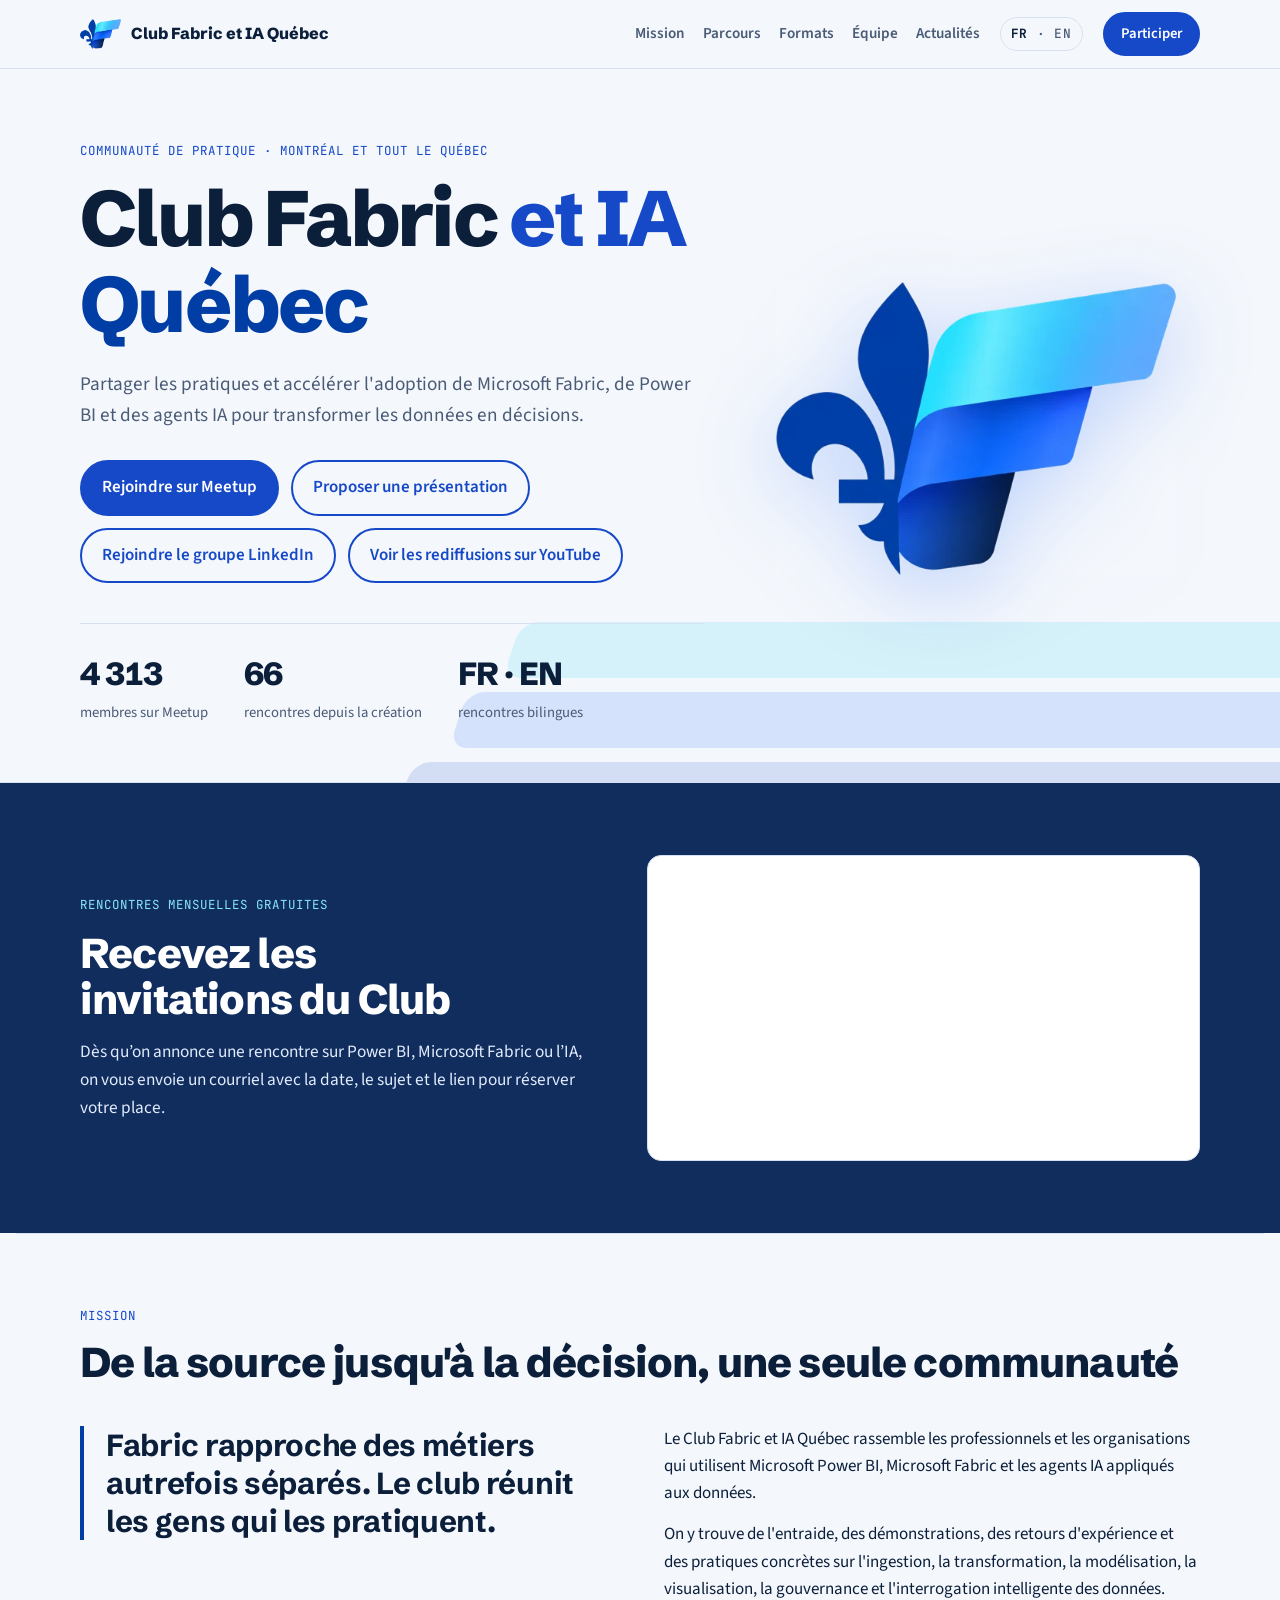
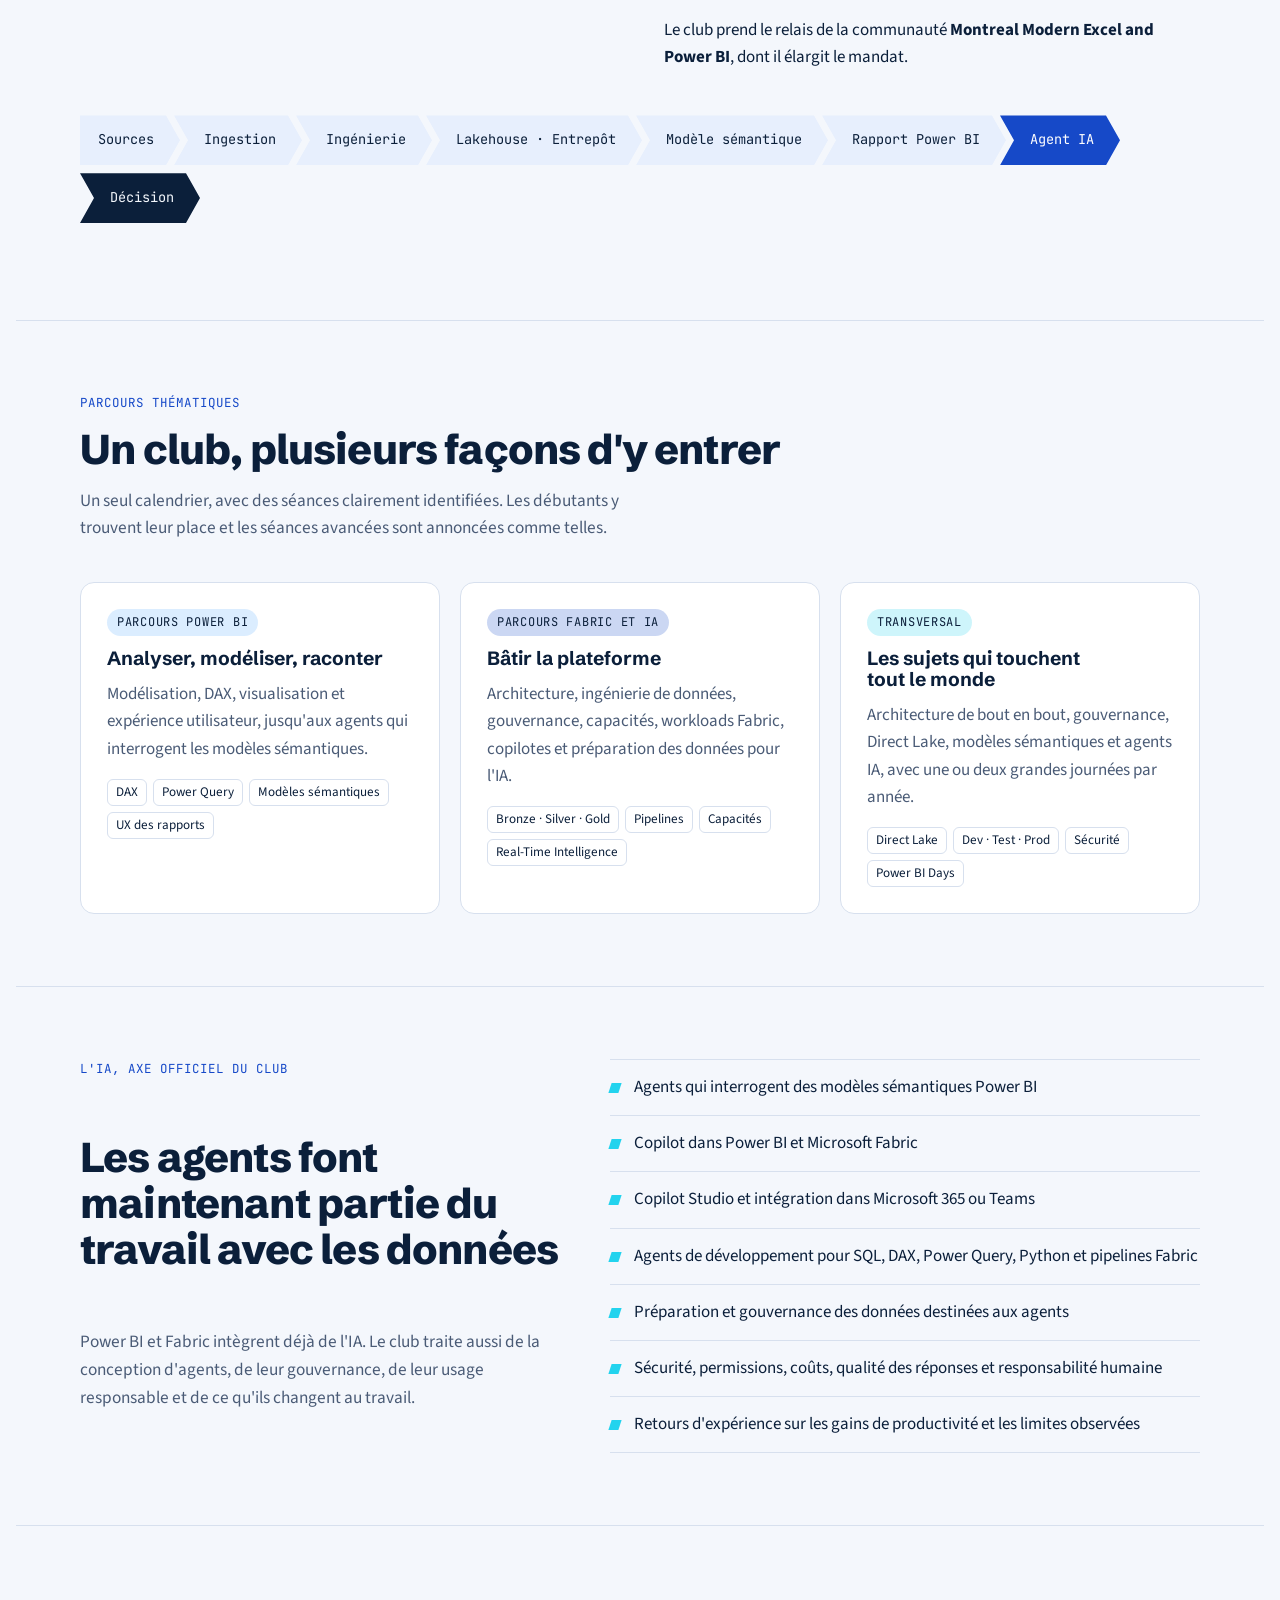
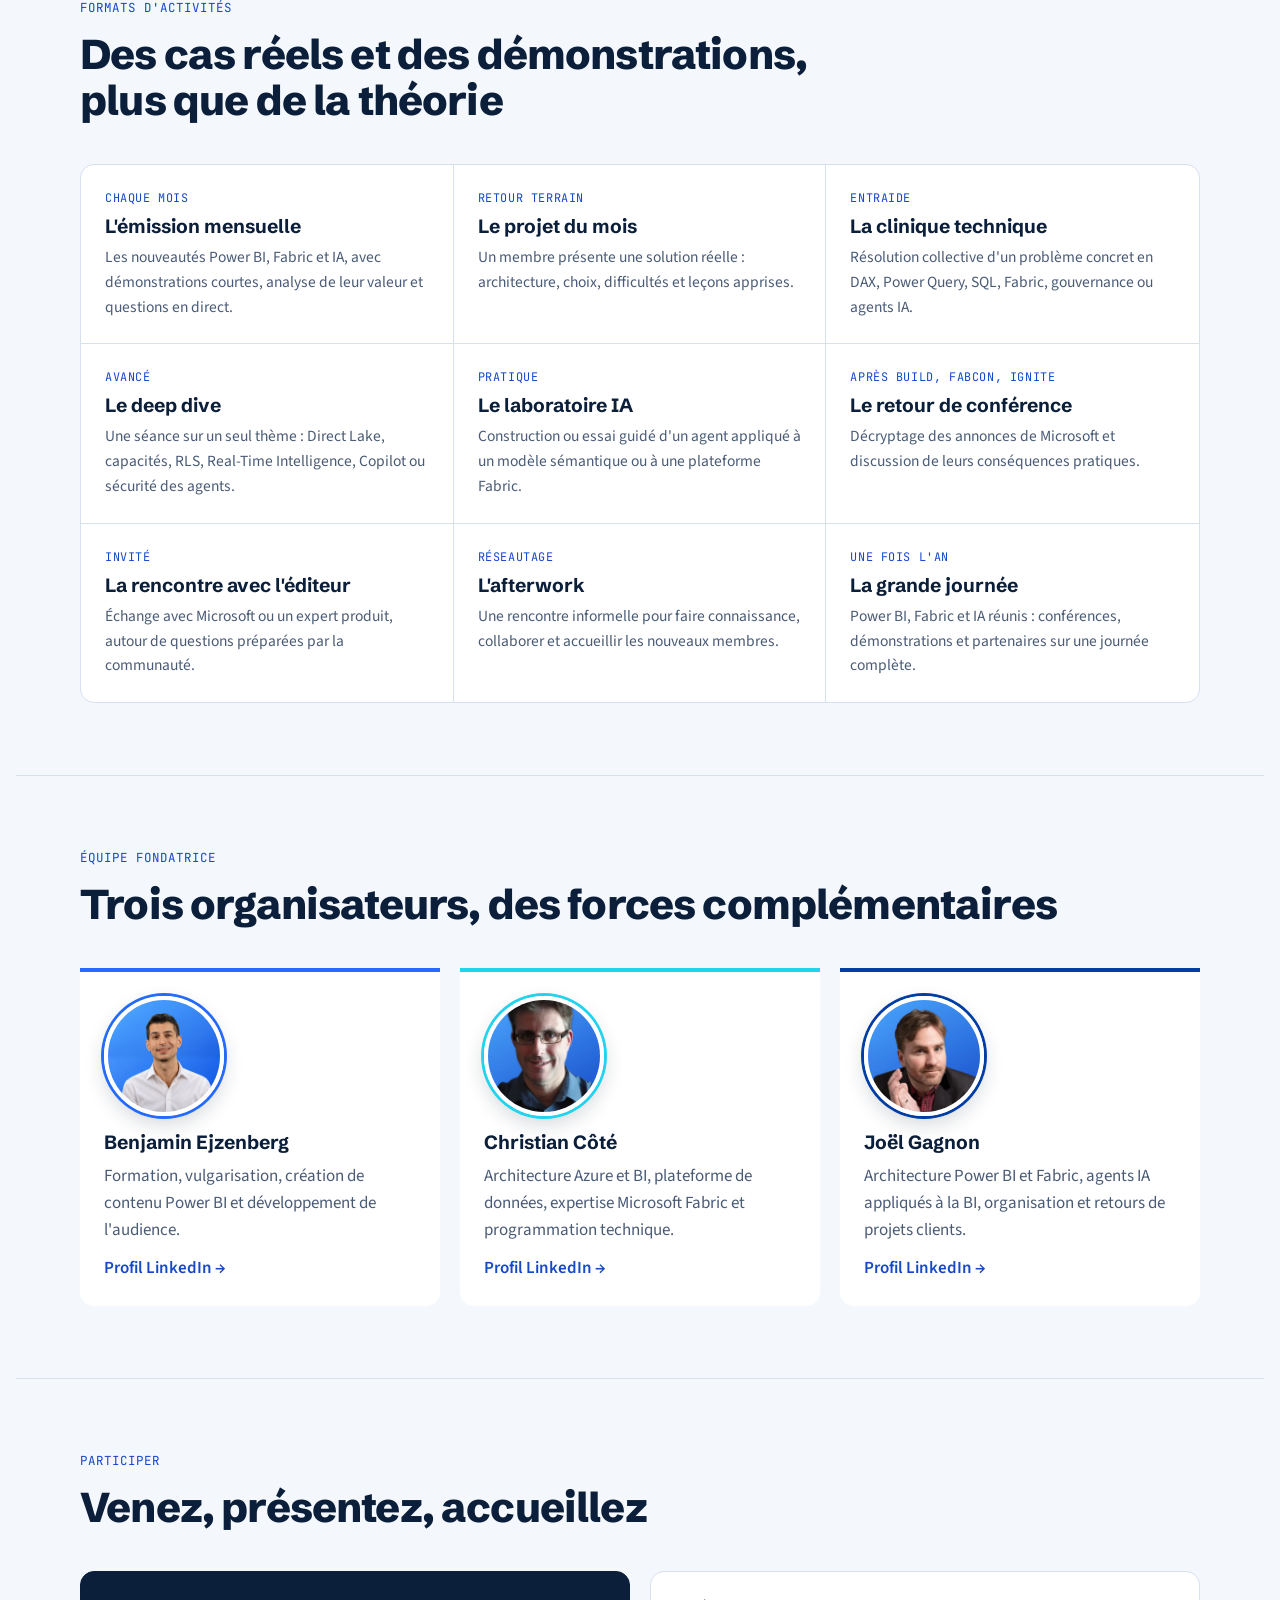
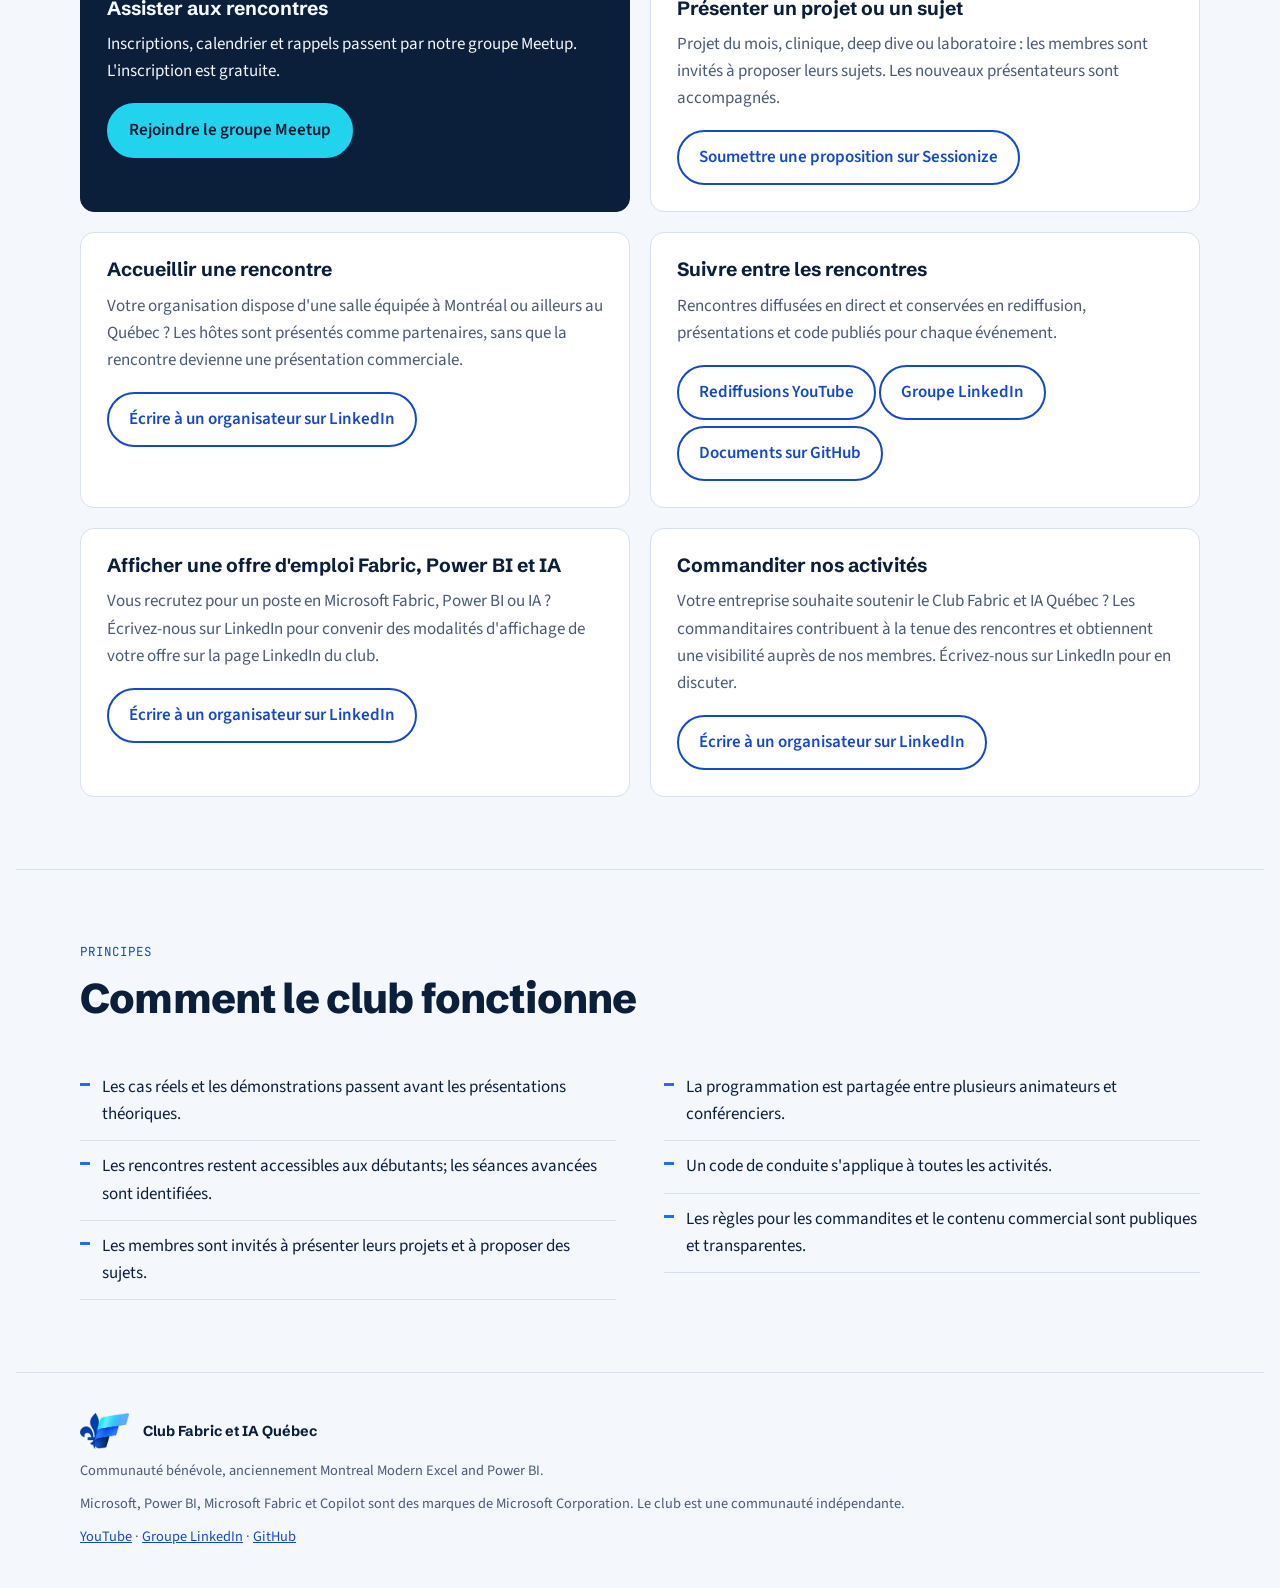
<file: index.html>
<!doctype html>
<html lang="fr">
<head>
<meta charset="utf-8">
<meta name="viewport" content="width=device-width, initial-scale=1, viewport-fit=cover">
<title>Club Fabric et IA Québec</title>
<link rel="alternate" hreflang="fr" href="index.html">
<link rel="alternate" hreflang="en" href="en.html">
<link rel="stylesheet" href="styles.css">
<script src="https://tally.so/widgets/embed.js" defer></script>
<meta name="description" content="Communauté de pratique québécoise autour de Power BI, Microsoft Fabric et des agents IA.">
<link rel="preconnect" href="https://fonts.googleapis.com">
<link rel="preconnect" href="https://fonts.gstatic.com" crossorigin>
<link rel="stylesheet" href="https://fonts.googleapis.com/css2?family=Schibsted+Grotesk:wght@500;700;800&family=Source+Sans+3:wght@400;600&family=JetBrains+Mono:wght@500&display=swap">
</head>
<body>


<nav class="nav" aria-label="Navigation principale">
  <div class="wrap">
    <a class="brand" href="#top"><img src="logo.webp" alt=""><span>Club Fabric et IA Québec</span></a>
    <ul>
      <li><a href="#mission">Mission</a></li>
      <li><a href="#parcours">Parcours</a></li>
      <li><a href="#formats">Formats</a></li>
      <li><a href="#equipe">Équipe</a></li>
      <li><a href="#actualites">Actualités</a></li>
    </ul>
    <a class="lang" href="en.html" hreflang="en" lang="en" aria-label="English version"><b>FR</b> · EN</a>
    <a class="btn btn-primary" href="#participer">Participer</a>
  </div>
</nav>

<header class="hero" id="top">
  <div class="ribbons" aria-hidden="true"><span></span><span></span><span></span></div>
  <div class="wrap">
    <div>
      <p class="eyebrow">Communauté de pratique · Montréal et tout le Québec</p>
      <h1 style="margin-top:14px">Club Fabric <span class="ia">et IA</span><span class="qc">Québec</span></h1>
      <p class="lede">Partager les pratiques et accélérer l'adoption de Microsoft Fabric, de Power BI et des agents IA pour transformer les données en décisions.</p>
      <div class="ctas">
        <a class="btn btn-primary" href="https://www.meetup.com/fr-FR/pugmontreal" target="_blank" rel="noopener">Rejoindre sur Meetup</a>
        <a class="btn btn-ghost" href="https://sessionize.com/Fabric_AI_Quebec" target="_blank" rel="noopener">Proposer une présentation</a>
        <a class="btn btn-ghost" href="https://www.linkedin.com/groups/40972290/" target="_blank" rel="noopener">Rejoindre le groupe LinkedIn</a>
        <a class="btn btn-ghost" href="https://www.youtube.com/@clubfabriciaquebec" target="_blank" rel="noopener">Voir les rediffusions sur YouTube</a>
      </div>
      <div class="stats">
        <div class="stat"><b>4&nbsp;313</b><span>membres sur Meetup</span></div>
        <div class="stat"><b>66</b><span>rencontres depuis la création</span></div>
        <div class="stat"><b>FR · EN</b><span>rencontres bilingues</span></div>
      </div>
    </div>
    <div class="hero-logo"><img src="logo.webp" alt="Emblème du Club Fabric et IA Québec : une demi-fleur de lys bleue jointe à un F formé de rubans bleus et cyan"></div>
  </div>
</header>

<main>
<section id="actualites" class="updates" aria-labelledby="titre-actualites">
  <div class="wrap updates-layout">
    <div class="updates-copy">
      <p class="eyebrow">Rencontres mensuelles gratuites</p>
      <h2 id="titre-actualites">Recevez les invitations du Club</h2>
      <p class="lede">Dès qu’on annonce une rencontre sur Power BI, Microsoft Fabric ou l’IA, on vous envoie un courriel avec la date, le sujet et le lien pour réserver votre place.</p>
    </div>
    <div class="updates-form">
      <iframe src="https://tally.so/embed/X5006d?alignLeft=1&amp;hideTitle=1&amp;dynamicHeight=1" loading="lazy"
        title="S’inscrire aux annonces du Club Fabric et IA Québec"></iframe>
    </div>
  </div>
</section>

<section id="mission">
  <div class="wrap">
    <div class="sec-head">
      <p class="eyebrow">Mission</p>
      <h2>De la source jusqu'à la décision, une seule communauté</h2>
    </div>
    <div class="mission">
      <blockquote>Fabric rapproche des métiers autrefois séparés. Le club réunit les gens qui les pratiquent.</blockquote>
      <div>
        <p>Le Club Fabric et IA Québec rassemble les professionnels et les organisations qui utilisent Microsoft Power BI, Microsoft Fabric et les agents IA appliqués aux données.</p>
        <p>On y trouve de l'entraide, des démonstrations, des retours d'expérience et des pratiques concrètes sur l'ingestion, la transformation, la modélisation, la visualisation, la gouvernance et l'interrogation intelligente des données.</p>
        <p>Le club prend le relais de la communauté <strong>Montreal Modern Excel and Power BI</strong>, dont il élargit le mandat.</p>
      </div>
    </div>
    <ol class="flow" aria-label="Le continuum couvert par le club" style="margin-top:44px">
      <li>Sources</li><li>Ingestion</li><li>Ingénierie</li><li>Lakehouse · Entrepôt</li><li>Modèle sémantique</li><li>Rapport Power BI</li><li class="ai">Agent IA</li><li class="dec">Décision</li>
    </ol>
  </div>
</section>

<section id="parcours">
  <div class="wrap">
    <div class="sec-head">
      <p class="eyebrow">Parcours thématiques</p>
      <h2>Un club, plusieurs façons d'y entrer</h2>
      <p class="lede">Un seul calendrier, avec des séances clairement identifiées. Les débutants y trouvent leur place et les séances avancées sont annoncées comme telles.</p>
    </div>
    <div class="tracks">
      <article class="track t-pbi">
        <span class="tag">Parcours Power BI</span>
        <h3>Analyser, modéliser, raconter</h3>
        <p>Modélisation, DAX, visualisation et expérience utilisateur, jusqu'aux agents qui interrogent les modèles sémantiques.</p>
        <div class="chips"><span>DAX</span><span>Power Query</span><span>Modèles sémantiques</span><span>UX des rapports</span></div>
      </article>
      <article class="track t-fab">
        <span class="tag">Parcours Fabric et IA</span>
        <h3>Bâtir la plateforme</h3>
        <p>Architecture, ingénierie de données, gouvernance, capacités, workloads Fabric, copilotes et préparation des données pour l'IA.</p>
        <div class="chips"><span>Bronze · Silver · Gold</span><span>Pipelines</span><span>Capacités</span><span>Real-Time Intelligence</span></div>
      </article>
      <article class="track t-x">
        <span class="tag">Transversal</span>
        <h3>Les sujets qui touchent tout le monde</h3>
        <p>Architecture de bout en bout, gouvernance, Direct Lake, modèles sémantiques et agents IA, avec une ou deux grandes journées par année.</p>
        <div class="chips"><span>Direct Lake</span><span>Dev · Test · Prod</span><span>Sécurité</span><span>Power BI Days</span></div>
      </article>
    </div>
  </div>
</section>

<section id="ia">
  <div class="wrap ia-grid">
    <div class="sec-head" style="margin-bottom:0">
      <p class="eyebrow">L'IA, axe officiel du club</p>
      <h2>Les agents font maintenant partie du travail avec les données</h2>
      <p class="lede">Power BI et Fabric intègrent déjà de l'IA. Le club traite aussi de la conception d'agents, de leur gouvernance, de leur usage responsable et de ce qu'ils changent au travail.</p>
    </div>
    <ul class="ia-list">
      <li>Agents qui interrogent des modèles sémantiques Power BI</li>
      <li>Copilot dans Power BI et Microsoft Fabric</li>
      <li>Copilot Studio et intégration dans Microsoft 365 ou Teams</li>
      <li>Agents de développement pour SQL, DAX, Power Query, Python et pipelines Fabric</li>
      <li>Préparation et gouvernance des données destinées aux agents</li>
      <li>Sécurité, permissions, coûts, qualité des réponses et responsabilité humaine</li>
      <li>Retours d'expérience sur les gains de productivité et les limites observées</li>
    </ul>
  </div>
</section>

<section id="formats">
  <div class="wrap">
    <div class="sec-head">
      <p class="eyebrow">Formats d'activités</p>
      <h2>Des cas réels et des démonstrations, plus que de la théorie</h2>
    </div>
    <div class="formats">
      <div class="fmt"><span class="when">Chaque mois</span><h3>L'émission mensuelle</h3><p>Les nouveautés Power BI, Fabric et IA, avec démonstrations courtes, analyse de leur valeur et questions en direct.</p></div>
      <div class="fmt"><span class="when">Retour terrain</span><h3>Le projet du mois</h3><p>Un membre présente une solution réelle : architecture, choix, difficultés et leçons apprises.</p></div>
      <div class="fmt"><span class="when">Entraide</span><h3>La clinique technique</h3><p>Résolution collective d'un problème concret en DAX, Power Query, SQL, Fabric, gouvernance ou agents IA.</p></div>
      <div class="fmt"><span class="when">Avancé</span><h3>Le deep dive</h3><p>Une séance sur un seul thème : Direct Lake, capacités, RLS, Real-Time Intelligence, Copilot ou sécurité des agents.</p></div>
      <div class="fmt"><span class="when">Pratique</span><h3>Le laboratoire IA</h3><p>Construction ou essai guidé d'un agent appliqué à un modèle sémantique ou à une plateforme Fabric.</p></div>
      <div class="fmt"><span class="when">Après Build, FabCon, Ignite</span><h3>Le retour de conférence</h3><p>Décryptage des annonces de Microsoft et discussion de leurs conséquences pratiques.</p></div>
      <div class="fmt"><span class="when">Invité</span><h3>La rencontre avec l'éditeur</h3><p>Échange avec Microsoft ou un expert produit, autour de questions préparées par la communauté.</p></div>
      <div class="fmt"><span class="when">Réseautage</span><h3>L'afterwork</h3><p>Une rencontre informelle pour faire connaissance, collaborer et accueillir les nouveaux membres.</p></div>
      <div class="fmt"><span class="when">Une fois l'an</span><h3>La grande journée</h3><p>Power BI, Fabric et IA réunis : conférences, démonstrations et partenaires sur une journée complète.</p></div>
    </div>
  </div>
</section>

<section id="equipe">
  <div class="wrap">
    <div class="sec-head">
      <p class="eyebrow">Équipe fondatrice</p>
      <h2>Trois organisateurs, des forces complémentaires</h2>
    </div>
    <div class="team">
      <article class="person">
        <img class="avatar" src="benjamin.webp" alt="Photo de Benjamin Ejzenberg" width="120" height="120" loading="lazy" decoding="async">
        <h3>Benjamin Ejzenberg</h3>
        <p>Formation, vulgarisation, création de contenu Power BI et développement de l'audience.</p>
        <a href="https://www.linkedin.com/in/benjaminejzenberg/" target="_blank" rel="noopener">Profil LinkedIn →</a>
      </article>
      <article class="person">
        <img class="avatar" src="christian.webp" alt="Photo de Christian Côté" width="120" height="120" loading="lazy" decoding="async">
        <h3>Christian Côté</h3>
        <p>Architecture Azure et BI, plateforme de données, expertise Microsoft Fabric et programmation technique.</p>
        <a href="https://www.linkedin.com/in/ccote/" target="_blank" rel="noopener">Profil LinkedIn →</a>
      </article>
      <article class="person">
        <img class="avatar" src="joel.webp" alt="Photo de Joël Gagnon" width="120" height="120" loading="lazy" decoding="async">
        <h3>Joël Gagnon</h3>
        <p>Architecture Power BI et Fabric, agents IA appliqués à la BI, organisation et retours de projets clients.</p>
        <a href="https://www.linkedin.com/in/joelgagnon/" target="_blank" rel="noopener">Profil LinkedIn →</a>
      </article>
    </div>
  </div>
</section>

<section id="participer">
  <div class="wrap">
    <div class="sec-head">
      <p class="eyebrow">Participer</p>
      <h2>Venez, présentez, accueillez</h2>
    </div>
    <div class="join">
      <article class="card main">
        <h3>Assister aux rencontres</h3>
        <p>Inscriptions, calendrier et rappels passent par notre groupe Meetup. L'inscription est gratuite.</p>
        <a class="btn btn-primary" href="https://www.meetup.com/fr-FR/pugmontreal" target="_blank" rel="noopener">Rejoindre le groupe Meetup</a>
      </article>
      <article class="card">
        <h3>Présenter un projet ou un sujet</h3>
        <p>Projet du mois, clinique, deep dive ou laboratoire : les membres sont invités à proposer leurs sujets. Les nouveaux présentateurs sont accompagnés.</p>
        <a class="btn btn-ghost" href="https://sessionize.com/Fabric_AI_Quebec" target="_blank" rel="noopener">Soumettre une proposition sur Sessionize</a>
      </article>
      <article class="card">
        <h3>Accueillir une rencontre</h3>
        <p>Votre organisation dispose d'une salle équipée à Montréal ou ailleurs au Québec ? Les hôtes sont présentés comme partenaires, sans que la rencontre devienne une présentation commerciale.</p>
        <a class="btn btn-ghost" href="#equipe">Écrire à un organisateur sur LinkedIn</a>
      </article>
      <article class="card">
        <h3>Suivre entre les rencontres</h3>
        <p>Rencontres diffusées en direct et conservées en rediffusion, présentations et code publiés pour chaque événement.</p>
        <div class="links">
          <a class="btn btn-ghost" href="https://www.youtube.com/@clubfabriciaquebec" target="_blank" rel="noopener">Rediffusions YouTube</a>
          <a class="btn btn-ghost" href="https://www.linkedin.com/groups/40972290/" target="_blank" rel="noopener">Groupe LinkedIn</a>
          <a class="btn btn-ghost" href="https://github.com/Fabric-AI-Quebec/Rencontres" target="_blank" rel="noopener">Documents sur GitHub</a>
        </div>
      </article>
      <article class="card">
        <h3>Afficher une offre d'emploi Fabric, Power BI et IA</h3>
        <p>Vous recrutez pour un poste en Microsoft Fabric, Power BI ou IA ? Écrivez-nous sur LinkedIn pour convenir des modalités d'affichage de votre offre sur la page LinkedIn du club.</p>
        <a class="btn btn-ghost" href="#equipe">Écrire à un organisateur sur LinkedIn</a>
      </article>
      <article class="card">
        <h3>Commanditer nos activités</h3>
        <p>Votre entreprise souhaite soutenir le Club Fabric et IA Québec ? Les commanditaires contribuent à la tenue des rencontres et obtiennent une visibilité auprès de nos membres. Écrivez-nous sur LinkedIn pour en discuter.</p>
        <a class="btn btn-ghost" href="#equipe">Écrire à un organisateur sur LinkedIn</a>
      </article>
    </div>
  </div>
</section>

<section id="principes">
  <div class="wrap">
    <div class="sec-head">
      <p class="eyebrow">Principes</p>
      <h2>Comment le club fonctionne</h2>
    </div>
    <ul class="principles">
      <li>Les cas réels et les démonstrations passent avant les présentations théoriques.</li>
      <li>Les rencontres restent accessibles aux débutants; les séances avancées sont identifiées.</li>
      <li>Les membres sont invités à présenter leurs projets et à proposer des sujets.</li>
      <li>La programmation est partagée entre plusieurs animateurs et conférenciers.</li>
      <li>Un code de conduite s'applique à toutes les activités.</li>
      <li>Les règles pour les commandites et le contenu commercial sont publiques et transparentes.</li>
    </ul>
  </div>
</section>
</main>

<footer>
  <div class="wrap">
    <div class="row"><img src="logo.webp" alt=""><strong>Club Fabric et IA Québec</strong></div>
    <p>Communauté bénévole, anciennement Montreal Modern Excel and Power BI.</p>
    <p>Microsoft, Power BI, Microsoft Fabric et Copilot sont des marques de Microsoft Corporation. Le club est une communauté indépendante.</p>
    <p class="social"><a href="https://www.youtube.com/@clubfabriciaquebec" target="_blank" rel="noopener">YouTube</a> · <a href="https://www.linkedin.com/groups/40972290/" target="_blank" rel="noopener">Groupe LinkedIn</a> · <a href="https://github.com/Fabric-AI-Quebec/Rencontres" target="_blank" rel="noopener">GitHub</a></p>
  </div>
</footer>
</body>
</html>
</file>
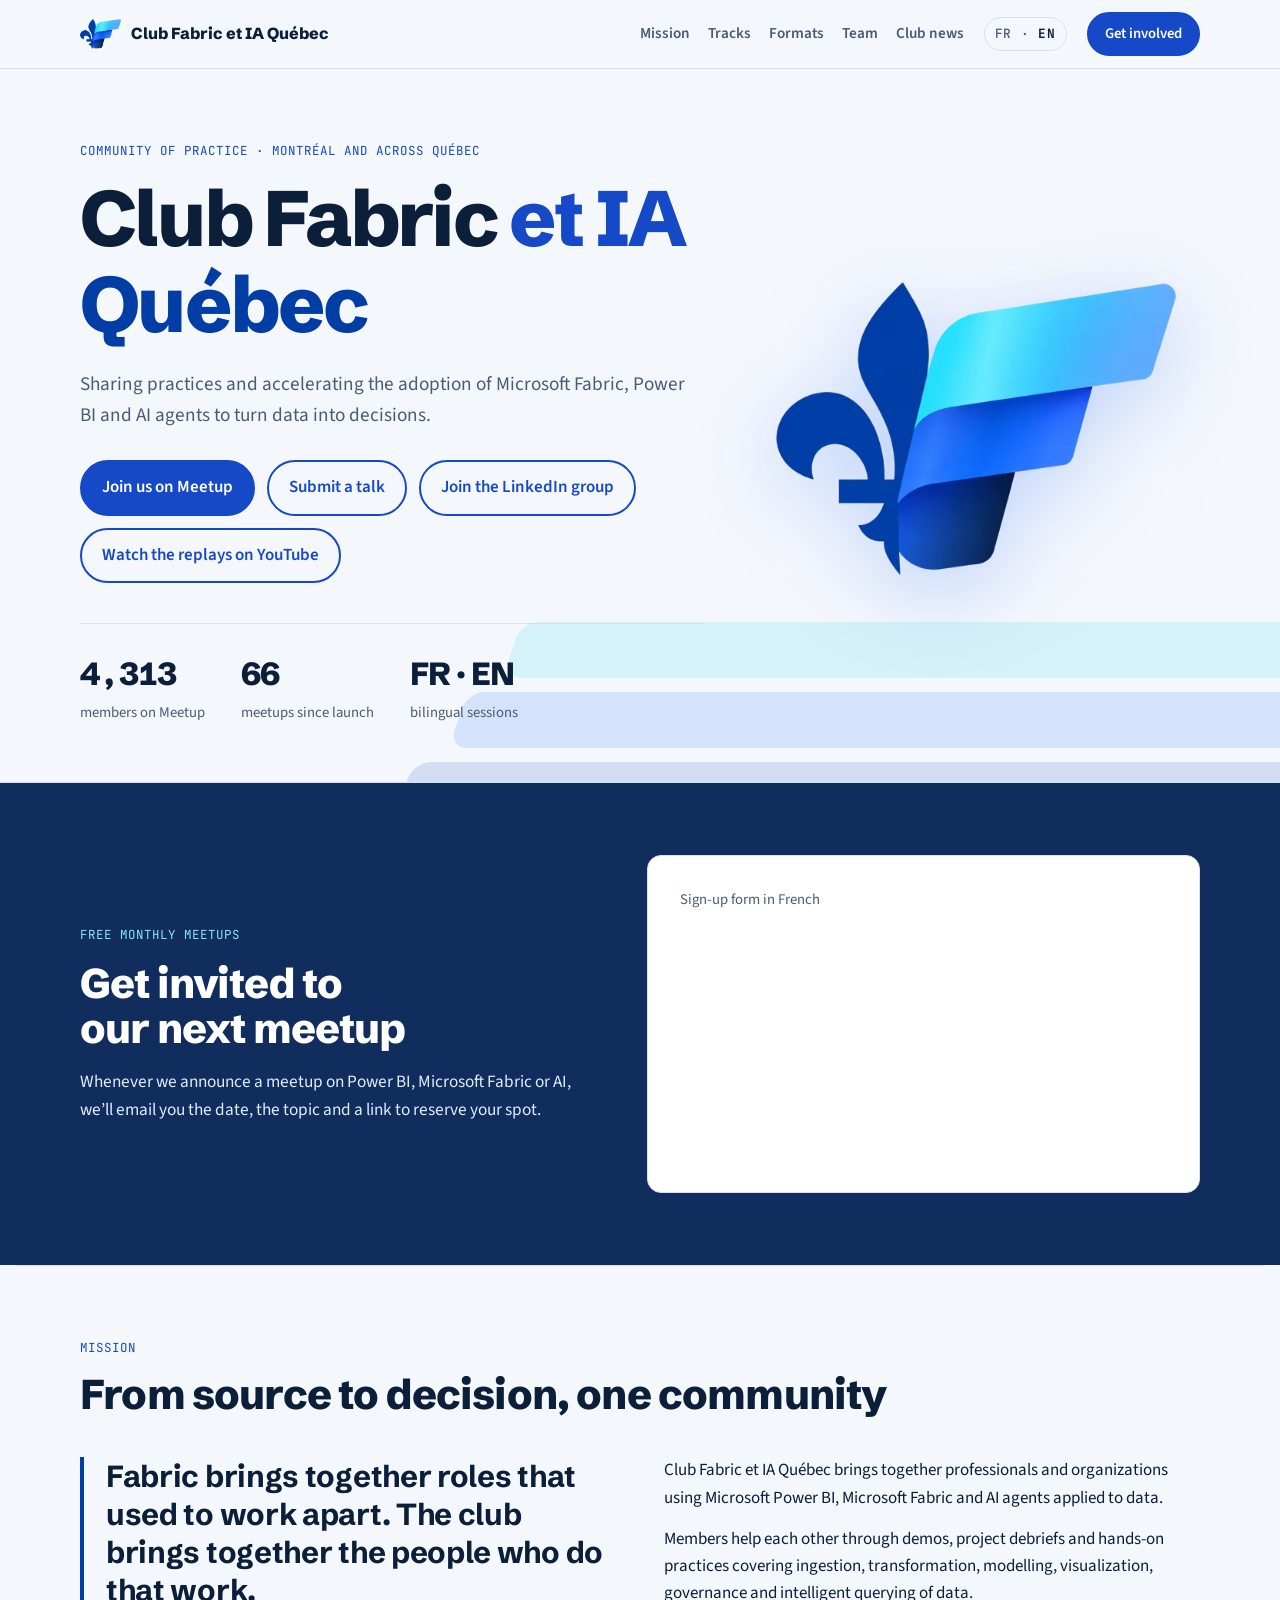
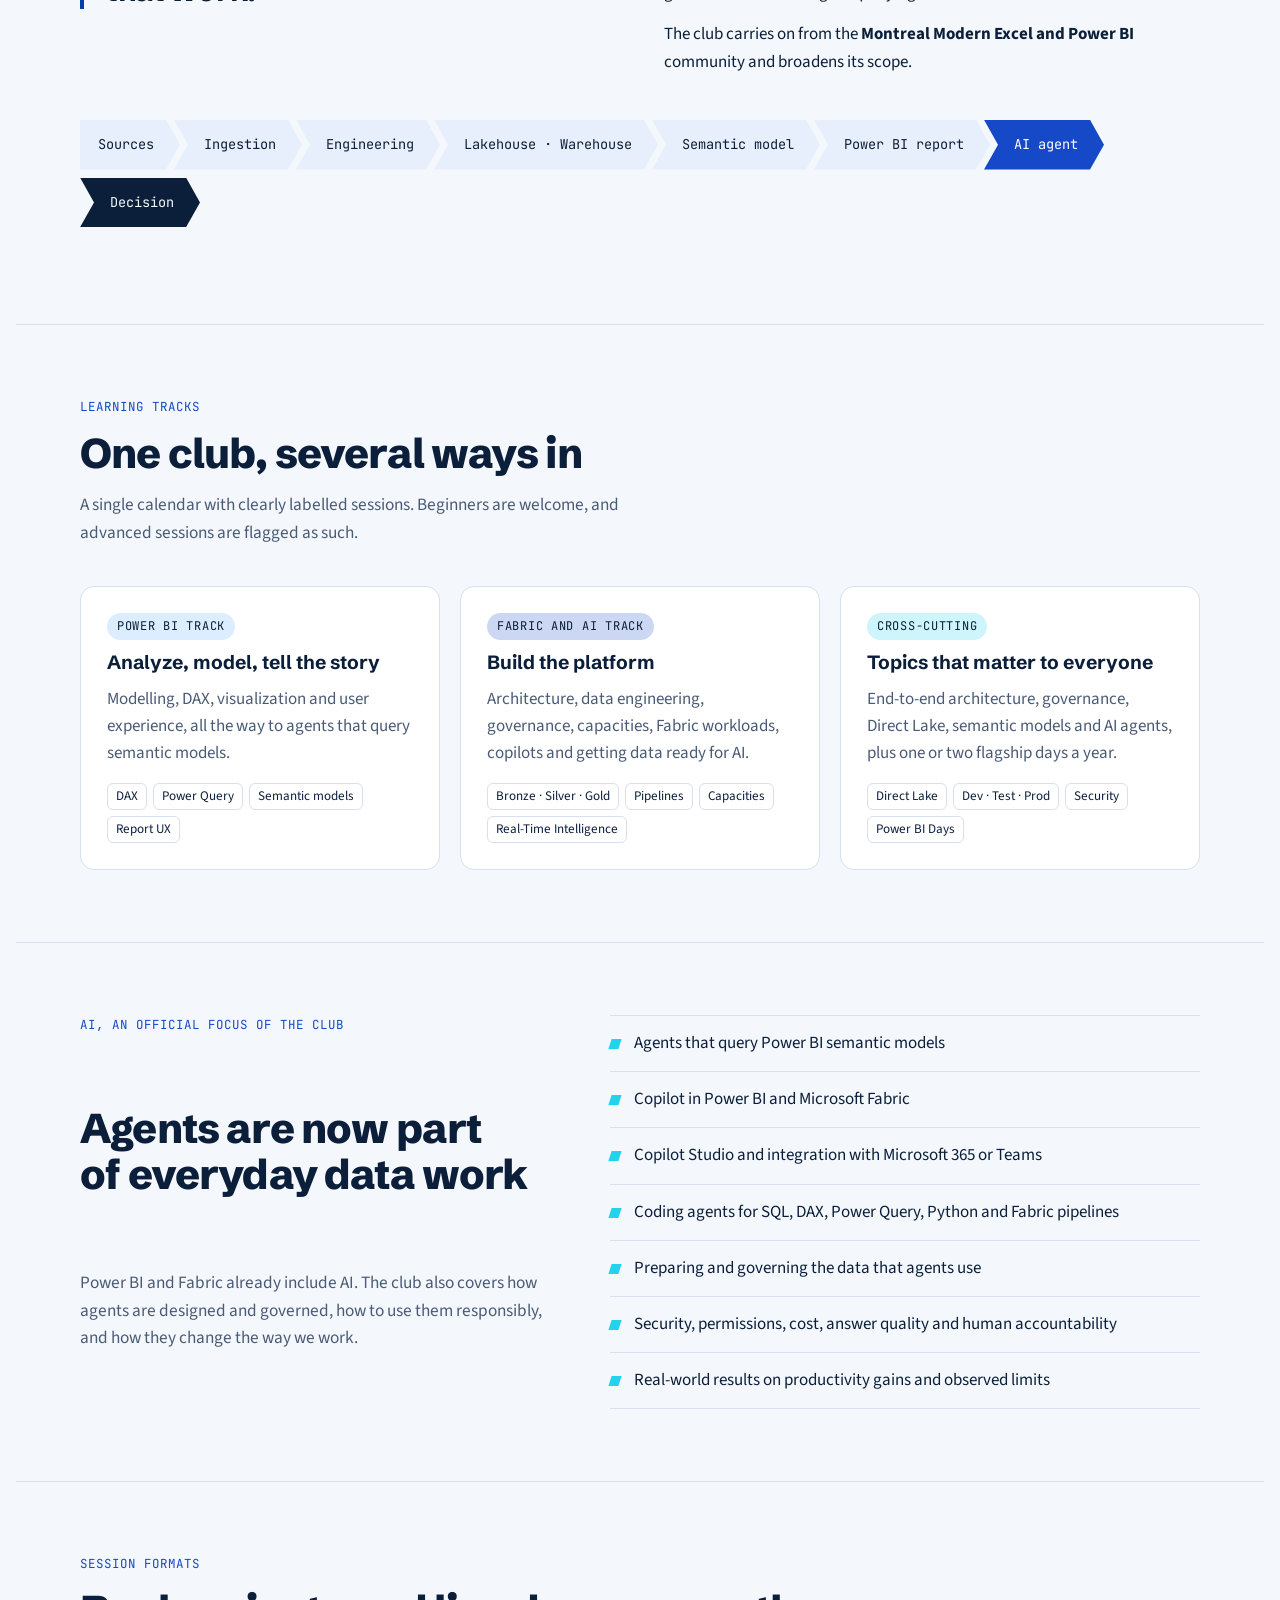
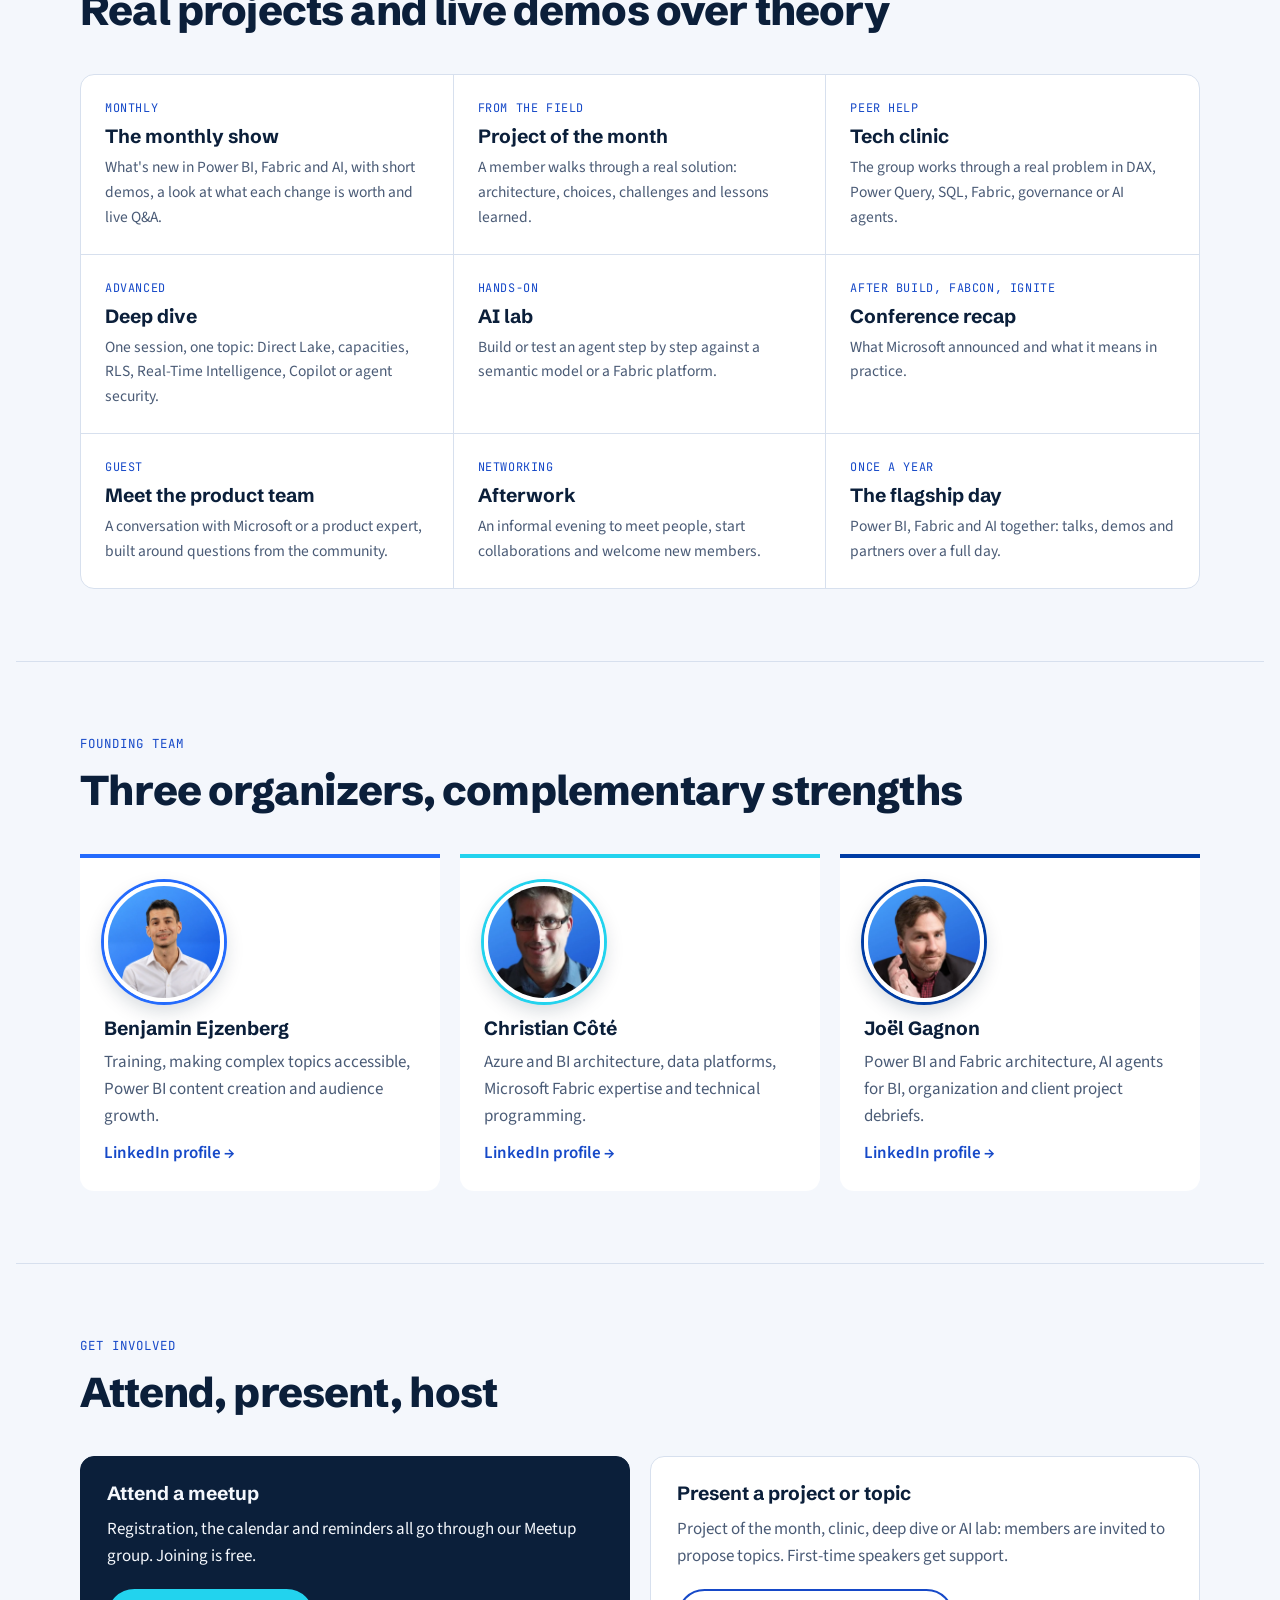
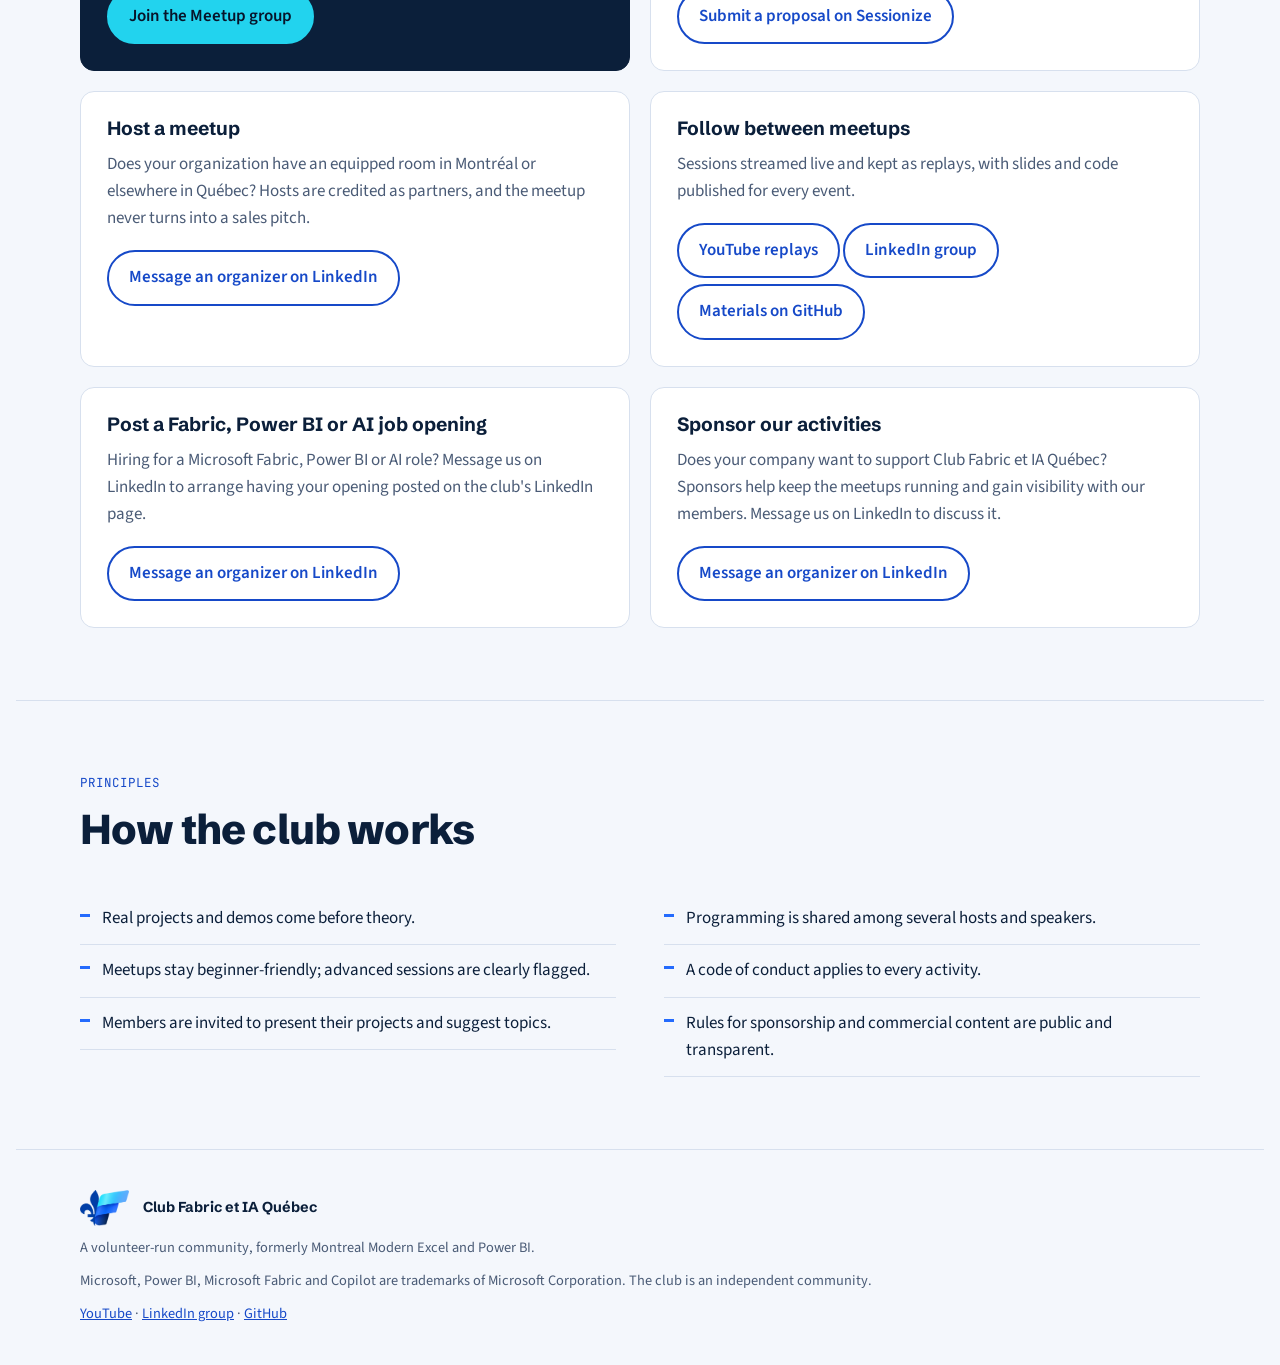
<file: en.html>
<!doctype html>
<html lang="en">
<head>
<meta charset="utf-8">
<meta name="viewport" content="width=device-width, initial-scale=1, viewport-fit=cover">
<title>Club Fabric et IA Québec</title>
<link rel="alternate" hreflang="fr" href="index.html">
<link rel="alternate" hreflang="en" href="en.html">
<link rel="stylesheet" href="styles.css">
<script src="https://tally.so/widgets/embed.js" defer></script>
<meta name="description" content="A Quebec community of practice for Power BI, Microsoft Fabric and AI agents.">
<link rel="preconnect" href="https://fonts.googleapis.com">
<link rel="preconnect" href="https://fonts.gstatic.com" crossorigin>
<link rel="stylesheet" href="https://fonts.googleapis.com/css2?family=Schibsted+Grotesk:wght@500;700;800&family=Source+Sans+3:wght@400;600&family=JetBrains+Mono:wght@500&display=swap">
</head>
<body>

<nav class="nav" aria-label="Main navigation">
  <div class="wrap">
    <a class="brand" href="#top"><img src="logo.webp" alt=""><span>Club Fabric et IA Québec</span></a>
    <ul>
      <li><a href="#mission">Mission</a></li>
      <li><a href="#tracks">Tracks</a></li>
      <li><a href="#formats">Formats</a></li>
      <li><a href="#team">Team</a></li>
      <li><a href="#updates">Club news</a></li>
    </ul>
    <a class="lang" href="index.html" hreflang="fr" lang="fr" aria-label="Version française">FR · <b>EN</b></a>
    <a class="btn btn-primary" href="#get-involved">Get involved</a>
  </div>
</nav>

<header class="hero" id="top">
  <div class="ribbons" aria-hidden="true"><span></span><span></span><span></span></div>
  <div class="wrap">
    <div>
      <p class="eyebrow">Community of practice · Montréal and across Québec</p>
      <h1 style="margin-top:14px">Club Fabric <span class="ia">et IA</span><span class="qc">Québec</span></h1>
      <p class="lede">Sharing practices and accelerating the adoption of Microsoft Fabric, Power BI and AI agents to turn data into decisions.</p>
      <div class="ctas">
        <a class="btn btn-primary" href="https://www.meetup.com/pugmontreal" target="_blank" rel="noopener">Join us on Meetup</a>
        <a class="btn btn-ghost" href="https://sessionize.com/Fabric_AI_Quebec" target="_blank" rel="noopener">Submit a talk</a>
        <a class="btn btn-ghost" href="https://www.linkedin.com/groups/40972290/" target="_blank" rel="noopener">Join the LinkedIn group</a>
        <a class="btn btn-ghost" href="https://www.youtube.com/@clubfabriciaquebec" target="_blank" rel="noopener">Watch the replays on YouTube</a>
      </div>
      <div class="stats">
        <div class="stat"><b>4,313</b><span>members on Meetup</span></div>
        <div class="stat"><b>66</b><span>meetups since launch</span></div>
        <div class="stat"><b>FR · EN</b><span>bilingual sessions</span></div>
      </div>
    </div>
    <div class="hero-logo"><img src="logo.webp" alt="Club Fabric et IA Québec emblem: a blue half fleur-de-lis joined to an F made of blue and cyan ribbons"></div>
  </div>
</header>

<main>
<section id="updates" class="updates" aria-labelledby="updates-title">
  <div class="wrap updates-layout">
    <div class="updates-copy">
      <p class="eyebrow">Free monthly meetups</p>
      <h2 id="updates-title">Get invited to our next meetup</h2>
      <p class="lede">Whenever we announce a meetup on Power BI, Microsoft Fabric or AI, we’ll email you the date, the topic and a link to reserve your spot.</p>
    </div>
    <div class="updates-form">
      <p class="form-language">Sign-up form in French</p>
      <iframe src="https://tally.so/embed/X5006d?alignLeft=1&amp;hideTitle=1&amp;dynamicHeight=1" loading="lazy"
        title="Sign up for Club Fabric et IA Québec event announcements (form in French)"></iframe>
    </div>
  </div>
</section>

<section id="mission">
  <div class="wrap">
    <div class="sec-head">
      <p class="eyebrow">Mission</p>
      <h2>From source to decision, one community</h2>
    </div>
    <div class="mission">
      <blockquote>Fabric brings together roles that used to work apart. The club brings together the people who do that work.</blockquote>
      <div>
        <p>Club Fabric et IA Québec brings together professionals and organizations using Microsoft Power BI, Microsoft Fabric and AI agents applied to data.</p>
        <p>Members help each other through demos, project debriefs and hands-on practices covering ingestion, transformation, modelling, visualization, governance and intelligent querying of data.</p>
        <p>The club carries on from the <strong>Montreal Modern Excel and Power BI</strong> community and broadens its scope.</p>
      </div>
    </div>
    <ol class="flow" aria-label="The data journey the club covers" style="margin-top:44px">
      <li>Sources</li><li>Ingestion</li><li>Engineering</li><li>Lakehouse · Warehouse</li><li>Semantic model</li><li>Power BI report</li><li class="ai">AI agent</li><li class="dec">Decision</li>
    </ol>
  </div>
</section>

<section id="tracks">
  <div class="wrap">
    <div class="sec-head">
      <p class="eyebrow">Learning tracks</p>
      <h2>One club, several ways in</h2>
      <p class="lede">A single calendar with clearly labelled sessions. Beginners are welcome, and advanced sessions are flagged as such.</p>
    </div>
    <div class="tracks">
      <article class="track t-pbi">
        <span class="tag">Power BI track</span>
        <h3>Analyze, model, tell the story</h3>
        <p>Modelling, DAX, visualization and user experience, all the way to agents that query semantic models.</p>
        <div class="chips"><span>DAX</span><span>Power Query</span><span>Semantic models</span><span>Report UX</span></div>
      </article>
      <article class="track t-fab">
        <span class="tag">Fabric and AI track</span>
        <h3>Build the platform</h3>
        <p>Architecture, data engineering, governance, capacities, Fabric workloads, copilots and getting data ready for AI.</p>
        <div class="chips"><span>Bronze · Silver · Gold</span><span>Pipelines</span><span>Capacities</span><span>Real-Time Intelligence</span></div>
      </article>
      <article class="track t-x">
        <span class="tag">Cross-cutting</span>
        <h3>Topics that matter to everyone</h3>
        <p>End-to-end architecture, governance, Direct Lake, semantic models and AI agents, plus one or two flagship days a year.</p>
        <div class="chips"><span>Direct Lake</span><span>Dev · Test · Prod</span><span>Security</span><span>Power BI Days</span></div>
      </article>
    </div>
  </div>
</section>

<section id="ai">
  <div class="wrap ia-grid">
    <div class="sec-head" style="margin-bottom:0">
      <p class="eyebrow">AI, an official focus of the club</p>
      <h2>Agents are now part of everyday data work</h2>
      <p class="lede">Power BI and Fabric already include AI. The club also covers how agents are designed and governed, how to use them responsibly, and how they change the way we work.</p>
    </div>
    <ul class="ia-list">
      <li>Agents that query Power BI semantic models</li>
      <li>Copilot in Power BI and Microsoft Fabric</li>
      <li>Copilot Studio and integration with Microsoft 365 or Teams</li>
      <li>Coding agents for SQL, DAX, Power Query, Python and Fabric pipelines</li>
      <li>Preparing and governing the data that agents use</li>
      <li>Security, permissions, cost, answer quality and human accountability</li>
      <li>Real-world results on productivity gains and observed limits</li>
    </ul>
  </div>
</section>

<section id="formats">
  <div class="wrap">
    <div class="sec-head">
      <p class="eyebrow">Session formats</p>
      <h2>Real projects and live demos over theory</h2>
    </div>
    <div class="formats">
      <div class="fmt"><span class="when">Monthly</span><h3>The monthly show</h3><p>What's new in Power BI, Fabric and AI, with short demos, a look at what each change is worth and live Q&amp;A.</p></div>
      <div class="fmt"><span class="when">From the field</span><h3>Project of the month</h3><p>A member walks through a real solution: architecture, choices, challenges and lessons learned.</p></div>
      <div class="fmt"><span class="when">Peer help</span><h3>Tech clinic</h3><p>The group works through a real problem in DAX, Power Query, SQL, Fabric, governance or AI agents.</p></div>
      <div class="fmt"><span class="when">Advanced</span><h3>Deep dive</h3><p>One session, one topic: Direct Lake, capacities, RLS, Real-Time Intelligence, Copilot or agent security.</p></div>
      <div class="fmt"><span class="when">Hands-on</span><h3>AI lab</h3><p>Build or test an agent step by step against a semantic model or a Fabric platform.</p></div>
      <div class="fmt"><span class="when">After Build, FabCon, Ignite</span><h3>Conference recap</h3><p>What Microsoft announced and what it means in practice.</p></div>
      <div class="fmt"><span class="when">Guest</span><h3>Meet the product team</h3><p>A conversation with Microsoft or a product expert, built around questions from the community.</p></div>
      <div class="fmt"><span class="when">Networking</span><h3>Afterwork</h3><p>An informal evening to meet people, start collaborations and welcome new members.</p></div>
      <div class="fmt"><span class="when">Once a year</span><h3>The flagship day</h3><p>Power BI, Fabric and AI together: talks, demos and partners over a full day.</p></div>
    </div>
  </div>
</section>

<section id="team">
  <div class="wrap">
    <div class="sec-head">
      <p class="eyebrow">Founding team</p>
      <h2>Three organizers, complementary strengths</h2>
    </div>
    <div class="team">
      <article class="person">
        <img class="avatar" src="benjamin.webp" alt="Photo of Benjamin Ejzenberg" width="120" height="120" loading="lazy" decoding="async">
        <h3>Benjamin Ejzenberg</h3>
        <p>Training, making complex topics accessible, Power BI content creation and audience growth.</p>
        <a href="https://www.linkedin.com/in/benjaminejzenberg/" target="_blank" rel="noopener">LinkedIn profile →</a>
      </article>
      <article class="person">
        <img class="avatar" src="christian.webp" alt="Photo of Christian Côté" width="120" height="120" loading="lazy" decoding="async">
        <h3>Christian Côté</h3>
        <p>Azure and BI architecture, data platforms, Microsoft Fabric expertise and technical programming.</p>
        <a href="https://www.linkedin.com/in/ccote/" target="_blank" rel="noopener">LinkedIn profile →</a>
      </article>
      <article class="person">
        <img class="avatar" src="joel.webp" alt="Photo of Joël Gagnon" width="120" height="120" loading="lazy" decoding="async">
        <h3>Joël Gagnon</h3>
        <p>Power BI and Fabric architecture, AI agents for BI, organization and client project debriefs.</p>
        <a href="https://www.linkedin.com/in/joelgagnon/" target="_blank" rel="noopener">LinkedIn profile →</a>
      </article>
    </div>
  </div>
</section>

<section id="get-involved">
  <div class="wrap">
    <div class="sec-head">
      <p class="eyebrow">Get involved</p>
      <h2>Attend, present, host</h2>
    </div>
    <div class="join">
      <article class="card main">
        <h3>Attend a meetup</h3>
        <p>Registration, the calendar and reminders all go through our Meetup group. Joining is free.</p>
        <a class="btn btn-primary" href="https://www.meetup.com/pugmontreal" target="_blank" rel="noopener">Join the Meetup group</a>
      </article>
      <article class="card">
        <h3>Present a project or topic</h3>
        <p>Project of the month, clinic, deep dive or AI lab: members are invited to propose topics. First-time speakers get support.</p>
        <a class="btn btn-ghost" href="https://sessionize.com/Fabric_AI_Quebec" target="_blank" rel="noopener">Submit a proposal on Sessionize</a>
      </article>
      <article class="card">
        <h3>Host a meetup</h3>
        <p>Does your organization have an equipped room in Montréal or elsewhere in Québec? Hosts are credited as partners, and the meetup never turns into a sales pitch.</p>
        <a class="btn btn-ghost" href="#team">Message an organizer on LinkedIn</a>
      </article>
      <article class="card">
        <h3>Follow between meetups</h3>
        <p>Sessions streamed live and kept as replays, with slides and code published for every event.</p>
        <div class="links">
          <a class="btn btn-ghost" href="https://www.youtube.com/@clubfabriciaquebec" target="_blank" rel="noopener">YouTube replays</a>
          <a class="btn btn-ghost" href="https://www.linkedin.com/groups/40972290/" target="_blank" rel="noopener">LinkedIn group</a>
          <a class="btn btn-ghost" href="https://github.com/Fabric-AI-Quebec/Rencontres" target="_blank" rel="noopener">Materials on GitHub</a>
        </div>
      </article>
      <article class="card">
        <h3>Post a Fabric, Power BI or AI job opening</h3>
        <p>Hiring for a Microsoft Fabric, Power BI or AI role? Message us on LinkedIn to arrange having your opening posted on the club's LinkedIn page.</p>
        <a class="btn btn-ghost" href="#team">Message an organizer on LinkedIn</a>
      </article>
      <article class="card">
        <h3>Sponsor our activities</h3>
        <p>Does your company want to support Club Fabric et IA Québec? Sponsors help keep the meetups running and gain visibility with our members. Message us on LinkedIn to discuss it.</p>
        <a class="btn btn-ghost" href="#team">Message an organizer on LinkedIn</a>
      </article>
    </div>
  </div>
</section>

<section id="principles">
  <div class="wrap">
    <div class="sec-head">
      <p class="eyebrow">Principles</p>
      <h2>How the club works</h2>
    </div>
    <ul class="principles">
      <li>Real projects and demos come before theory.</li>
      <li>Meetups stay beginner-friendly; advanced sessions are clearly flagged.</li>
      <li>Members are invited to present their projects and suggest topics.</li>
      <li>Programming is shared among several hosts and speakers.</li>
      <li>A code of conduct applies to every activity.</li>
      <li>Rules for sponsorship and commercial content are public and transparent.</li>
    </ul>
  </div>
</section>
</main>

<footer>
  <div class="wrap">
    <div class="row"><img src="logo.webp" alt=""><strong>Club Fabric et IA Québec</strong></div>
    <p>A volunteer-run community, formerly Montreal Modern Excel and Power BI.</p>
    <p>Microsoft, Power BI, Microsoft Fabric and Copilot are trademarks of Microsoft Corporation. The club is an independent community.</p>
    <p class="social"><a href="https://www.youtube.com/@clubfabriciaquebec" target="_blank" rel="noopener">YouTube</a> · <a href="https://www.linkedin.com/groups/40972290/" target="_blank" rel="noopener">LinkedIn group</a> · <a href="https://github.com/Fabric-AI-Quebec/Rencontres" target="_blank" rel="noopener">GitHub</a></p>
  </div>
</footer>
</body>
</html>
</file>
<file: styles.css>
body{margin:0}
img{max-width:100%}

/* Layout: page de communauté en une colonne large; bandes inclinées reprenant les rubans du logo; le continuum des données sert de fil conducteur. */
:root{
  --bg:#F4F7FC; --surface:#FFFFFF; --ink:#0B1F3A; --muted:#4A5B76; --line:#D7E0EE;
  --accent:#1649C8; --accent-2:#246BFD; --azure:#4CA7FF; --cyan:#22D3EE; --lys:#003DA5;
  --on-accent:#FFFFFF; --tint:#E7EFFD;
  --f-display:"Schibsted Grotesk","Segoe UI",system-ui,sans-serif;
  --f-body:"Source Sans 3","Segoe UI",system-ui,sans-serif;
  --f-mono:"JetBrains Mono",ui-monospace,Consolas,monospace;
  --wrap:1120px;
}
@media (prefers-color-scheme:dark){:root:not([data-theme="light"]){
  --bg:#07142A; --surface:#0C1E3B; --ink:#E6EEFA; --muted:#9EB1CF; --line:#1C3459;
  --accent:#4CA7FF; --accent-2:#6CB6FF; --azure:#4CA7FF; --cyan:#22D3EE; --lys:#5C8DE6;
  --on-accent:#07142A; --tint:#102A50; color-scheme:dark}}
:root[data-theme="dark"]{
  --bg:#07142A; --surface:#0C1E3B; --ink:#E6EEFA; --muted:#9EB1CF; --line:#1C3459;
  --accent:#4CA7FF; --accent-2:#6CB6FF; --azure:#4CA7FF; --cyan:#22D3EE; --lys:#5C8DE6;
  --on-accent:#07142A; --tint:#102A50; color-scheme:dark}

*{box-sizing:border-box}
html{scroll-behavior:smooth}
@media (prefers-reduced-motion:reduce){html{scroll-behavior:auto}*{animation:none!important;transition:none!important}}
body{background:var(--bg);color:var(--ink);font-family:var(--f-body);font-size:17px;line-height:1.6;padding-inline:16px}
.wrap{max-width:var(--wrap);margin-inline:auto}
a{color:var(--accent)}
a:focus-visible,button:focus-visible{outline:3px solid var(--cyan);outline-offset:3px;border-radius:4px}
h1,h2,h3{font-family:var(--f-display);line-height:1.1;text-wrap:balance;margin:0}
h2{font-size:clamp(1.8rem,3.6vw,2.6rem);font-weight:800;letter-spacing:-.02em}
h3{font-size:1.2rem;font-weight:700}
p{margin:0}
.eyebrow{font-family:var(--f-mono);font-size:.78rem;letter-spacing:.08em;text-transform:uppercase;color:var(--accent)}
.lede{color:var(--muted);max-width:62ch;font-size:1.08rem}

/* Nav */
.nav{position:sticky;top:env(safe-area-inset-top,0px);z-index:10;background:color-mix(in srgb,var(--bg) 88%,transparent);backdrop-filter:blur(10px);border-bottom:1px solid var(--line);margin-inline:-16px;padding-inline:16px}
.nav .wrap{display:flex;align-items:center;gap:20px;padding-block:12px}
.brand{display:flex;align-items:center;gap:10px;text-decoration:none;color:var(--ink);font-family:var(--f-display);font-weight:800;font-size:1rem;white-space:nowrap}
.brand img{height:30px;width:auto}
.nav ul{display:flex;gap:18px;list-style:none;margin:0 0 0 auto;padding:0;flex-wrap:wrap}
.nav ul a{color:var(--muted);text-decoration:none;font-weight:600;font-size:.95rem}
.nav ul a:hover{color:var(--ink)}
@media (max-width:860px){.nav ul{display:none}}
.btn{display:inline-flex;align-items:center;gap:8px;padding:12px 20px;border-radius:999px;font-weight:600;text-decoration:none;border:2px solid var(--accent);transition:transform .15s ease,background .15s}
.btn:hover{transform:translateY(-1px)}
.btn-primary{background:var(--accent);color:var(--on-accent)}
.btn-ghost{color:var(--accent);background:transparent}
.nav .btn{padding:8px 16px;font-size:.92rem;margin-left:auto}
@media (min-width:861px){.nav .btn{margin-left:0}}

/* Hero */
.hero{position:relative;padding-block:72px 56px;overflow:hidden;margin-inline:-16px;padding-inline:16px}
.hero .wrap{display:grid;grid-template-columns:1.25fr .9fr;gap:48px;align-items:center;position:relative;z-index:1}
.hero h1{font-size:clamp(2.6rem,6.4vw,4.9rem);font-weight:800;letter-spacing:-.035em}
.hero h1 .ia{color:var(--accent)}
.hero h1 .qc{display:block;color:var(--lys)}
.hero .lede{margin-top:22px;font-size:1.2rem}
.hero .ctas{display:flex;gap:12px;flex-wrap:wrap;margin-top:30px}
.hero-logo{justify-self:center;width:100%;max-width:400px}
.hero-logo img{width:100%;height:auto;filter:drop-shadow(0 20px 40px color-mix(in srgb,var(--accent-2) 25%,transparent))}
.ribbons{position:absolute;inset:auto -10% -60px auto;width:70%;height:220px;z-index:0;pointer-events:none;opacity:.14}
.ribbons span{position:absolute;right:0;height:56px;width:100%;border-radius:18px;transform:skewX(-18deg)}
.ribbons span:nth-child(1){top:0;background:var(--cyan)}
.ribbons span:nth-child(2){top:70px;right:6%;background:var(--accent-2)}
.ribbons span:nth-child(3){top:140px;right:12%;background:var(--accent)}
.stats{display:flex;gap:36px;flex-wrap:wrap;margin-top:40px;padding-top:24px;border-top:1px solid var(--line)}
.stat b{display:block;font-family:var(--f-display);font-size:2rem;font-weight:800;font-variant-numeric:tabular-nums;letter-spacing:-.02em}
.stat span{color:var(--muted);font-size:.92rem}
@media (max-width:820px){.hero .wrap{grid-template-columns:1fr}.hero-logo{order:-1;max-width:220px;justify-self:start}.hero{padding-block:40px}}

/* Sections */
section{padding-block:72px;border-top:1px solid var(--line)}
.sec-head{display:grid;gap:14px;margin-bottom:40px}

.updates{background:#102d5e;color:#fff;margin-inline:-16px;padding-inline:16px;scroll-margin-top:64px}
.updates-layout{display:grid;grid-template-columns:minmax(0,1fr) minmax(0,1.1fr);gap:clamp(24px,5vw,72px);align-items:center}
.updates-copy{display:grid;justify-items:start;gap:16px}
.updates-copy .eyebrow{color:#87e7fa}
.updates-copy .lede{color:#e2ecfc}
.form-language{font-size:.92rem;color:#4a5b76;margin-bottom:8px}
.updates-form{background:#fff;border:1px solid var(--line);border-radius:14px;padding:clamp(16px,2.5vw,32px);color-scheme:light}
.updates-form iframe{display:block;border:0;width:100%;height:240px}
@media (max-width:820px){
  .updates{padding-block:44px}
  .updates-layout{grid-template-columns:minmax(0,1fr)}
}

/* Continuum */
.flow{display:flex;flex-wrap:wrap;gap:0;margin-top:8px;list-style:none;padding:0}
.flow li{position:relative;padding:14px 26px 14px 30px;font-family:var(--f-mono);font-size:.85rem;color:var(--ink);background:var(--tint);clip-path:polygon(0 0,calc(100% - 14px) 0,100% 50%,calc(100% - 14px) 100%,0 100%,14px 50%);margin-right:-6px;margin-bottom:8px}
.flow li:first-child{clip-path:polygon(0 0,calc(100% - 14px) 0,100% 50%,calc(100% - 14px) 100%,0 100%);padding-left:18px}
.flow li.ai{background:var(--accent);color:var(--on-accent)}
.flow li.dec{background:var(--ink);color:var(--bg)}
.mission{display:grid;grid-template-columns:1fr 1fr;gap:48px;align-items:start}
.mission blockquote{margin:0;font-family:var(--f-display);font-size:clamp(1.4rem,2.6vw,1.9rem);font-weight:700;line-height:1.25;letter-spacing:-.01em;border-left:4px solid var(--lys);padding-left:22px}
.mission p+p{margin-top:14px}
@media (max-width:820px){.mission{grid-template-columns:1fr;gap:28px}}

/* Parcours */
.tracks{display:grid;grid-template-columns:repeat(3,1fr);gap:20px}
.track{background:var(--surface);border:1px solid var(--line);border-radius:14px;padding:26px;display:grid;gap:12px;align-content:start;min-width:0}
.track .tag{font-family:var(--f-mono);font-size:.75rem;letter-spacing:.06em;text-transform:uppercase;padding:4px 10px;border-radius:999px;justify-self:start}
.t-pbi .tag{background:color-mix(in srgb,var(--azure) 20%,transparent);color:var(--ink)}
.t-fab .tag{background:color-mix(in srgb,var(--accent) 22%,transparent);color:var(--ink)}
.t-x .tag{background:color-mix(in srgb,var(--cyan) 22%,transparent);color:var(--ink)}
.track p{color:var(--muted)}
.chips{display:flex;flex-wrap:wrap;gap:6px;margin-top:4px}
.chips span{font-size:.82rem;border:1px solid var(--line);border-radius:6px;padding:2px 8px;color:var(--ink)}
@media (max-width:900px){.tracks{grid-template-columns:1fr}}

/* IA */
.ia-grid{display:grid;grid-template-columns:.9fr 1.1fr;gap:48px}
.ia-list{list-style:none;margin:0;padding:0;display:grid;gap:0;border-top:1px solid var(--line)}
.ia-list li{padding:14px 0;border-bottom:1px solid var(--line);display:flex;gap:14px}
.ia-list li::before{content:"";flex:none;width:10px;height:10px;margin-top:9px;background:var(--cyan);transform:skewX(-18deg)}
@media (max-width:820px){.ia-grid{grid-template-columns:1fr;gap:28px}}

/* Formats */
.formats{display:grid;grid-template-columns:repeat(3,1fr);gap:0;border:1px solid var(--line);border-radius:14px;overflow:hidden;background:var(--surface)}
.fmt{padding:24px;border-right:1px solid var(--line);border-bottom:1px solid var(--line);display:grid;gap:8px;align-content:start}
.fmt:nth-child(3n){border-right:0}
.fmt:nth-last-child(-n+3){border-bottom:0}
.fmt .when{font-family:var(--f-mono);font-size:.74rem;color:var(--accent);letter-spacing:.05em;text-transform:uppercase}
.fmt p{color:var(--muted);font-size:.97rem}
@media (max-width:900px){.formats{grid-template-columns:1fr}.fmt{border-right:0}.fmt:nth-last-child(-n+3){border-bottom:1px solid var(--line)}.fmt:last-child{border-bottom:0}}

/* Saison */
.season{list-style:none;margin:0;padding:0;display:grid;grid-template-columns:repeat(6,1fr);gap:12px;counter-reset:m}
.season li{background:var(--surface);border:1px solid var(--line);border-radius:12px;padding:18px;display:grid;gap:8px;align-content:start;position:relative;min-width:0}
.season li::before{counter-increment:m;content:"Mois " counter(m);font-family:var(--f-mono);font-size:.74rem;color:var(--muted);letter-spacing:.05em;text-transform:uppercase}
.season h3{font-size:1.02rem}
.season p{font-size:.93rem;color:var(--muted)}
.season li:first-child{background:var(--accent);border-color:var(--accent)}
.season li:first-child h3,.season li:first-child p,.season li:first-child::before{color:var(--on-accent)}
.note{margin-top:18px;color:var(--muted);font-size:.92rem}
@media (max-width:1000px){.season{grid-template-columns:repeat(3,1fr)}}
@media (max-width:600px){.season{grid-template-columns:1fr}}

/* Équipe */
.team{display:grid;grid-template-columns:repeat(3,1fr);gap:20px}
.person{border-top:4px solid var(--accent-2);background:var(--surface);border-radius:0 0 14px 14px;padding:24px;display:grid;gap:10px;align-content:start}
.person:nth-child(2){border-top-color:var(--cyan)}
.person:nth-child(3){border-top-color:var(--lys)}
.person .avatar{width:120px;height:120px;border-radius:50%;object-fit:cover;border:4px solid var(--surface);box-shadow:0 0 0 3px var(--accent-2),0 8px 20px rgba(11,31,58,.18);margin-bottom:6px}
.person:nth-child(2) .avatar{box-shadow:0 0 0 3px var(--cyan),0 8px 20px rgba(11,31,58,.18)}
.person:nth-child(3) .avatar{box-shadow:0 0 0 3px var(--lys),0 8px 20px rgba(11,31,58,.18)}
.person p{color:var(--muted)}
.person a{font-weight:600;text-decoration:none}
.person a:hover{text-decoration:underline}
@media (max-width:900px){.team{grid-template-columns:1fr}}

/* Participer */
.join{display:grid;grid-template-columns:repeat(2,1fr);gap:20px}
.card{background:var(--surface);border:1px solid var(--line);border-radius:14px;padding:26px;display:grid;gap:12px;align-content:start}
.card p{color:var(--muted)}
.card .soon{font-family:var(--f-mono);font-size:.75rem;color:var(--muted);text-transform:uppercase;letter-spacing:.06em}
.card.main{background:var(--ink);border-color:var(--ink)}
.card.main h3,.card.main p{color:var(--bg)}
.card.main .btn-primary{background:var(--cyan);border-color:var(--cyan);color:#07142A}
.card .btn{justify-self:start;margin-top:6px}
@media (max-width:760px){.join{grid-template-columns:1fr}}

/* Principes */
.principles{columns:2;column-gap:48px;list-style:none;padding:0;margin:0}
.principles li{break-inside:avoid;padding:12px 0 12px 22px;position:relative;border-bottom:1px solid var(--line)}
.principles li::before{content:"";position:absolute;left:0;top:21px;width:10px;height:3px;background:var(--accent-2)}
@media (max-width:760px){.principles{columns:1}}

footer{border-top:1px solid var(--line);padding-block:40px;color:var(--muted);font-size:.9rem}
footer .wrap{display:grid;gap:10px}
footer .row{display:flex;gap:14px;align-items:center;flex-wrap:wrap}
footer img{height:36px;width:auto}
footer strong{color:var(--ink);font-family:var(--f-display)}

/* Sélecteur de langue */
.lang{font-family:var(--f-mono);font-size:.8rem;font-weight:500;letter-spacing:.06em;color:var(--muted);text-decoration:none;border:1px solid var(--line);border-radius:999px;padding:6px 10px;white-space:nowrap}
.lang:hover{color:var(--ink);border-color:var(--accent)}
.lang b{color:var(--ink)}
@media (max-width:860px){.lang{margin-left:auto}.nav .btn{margin-left:0}}
@media (max-width:420px){.brand span{display:none}}
</file>
